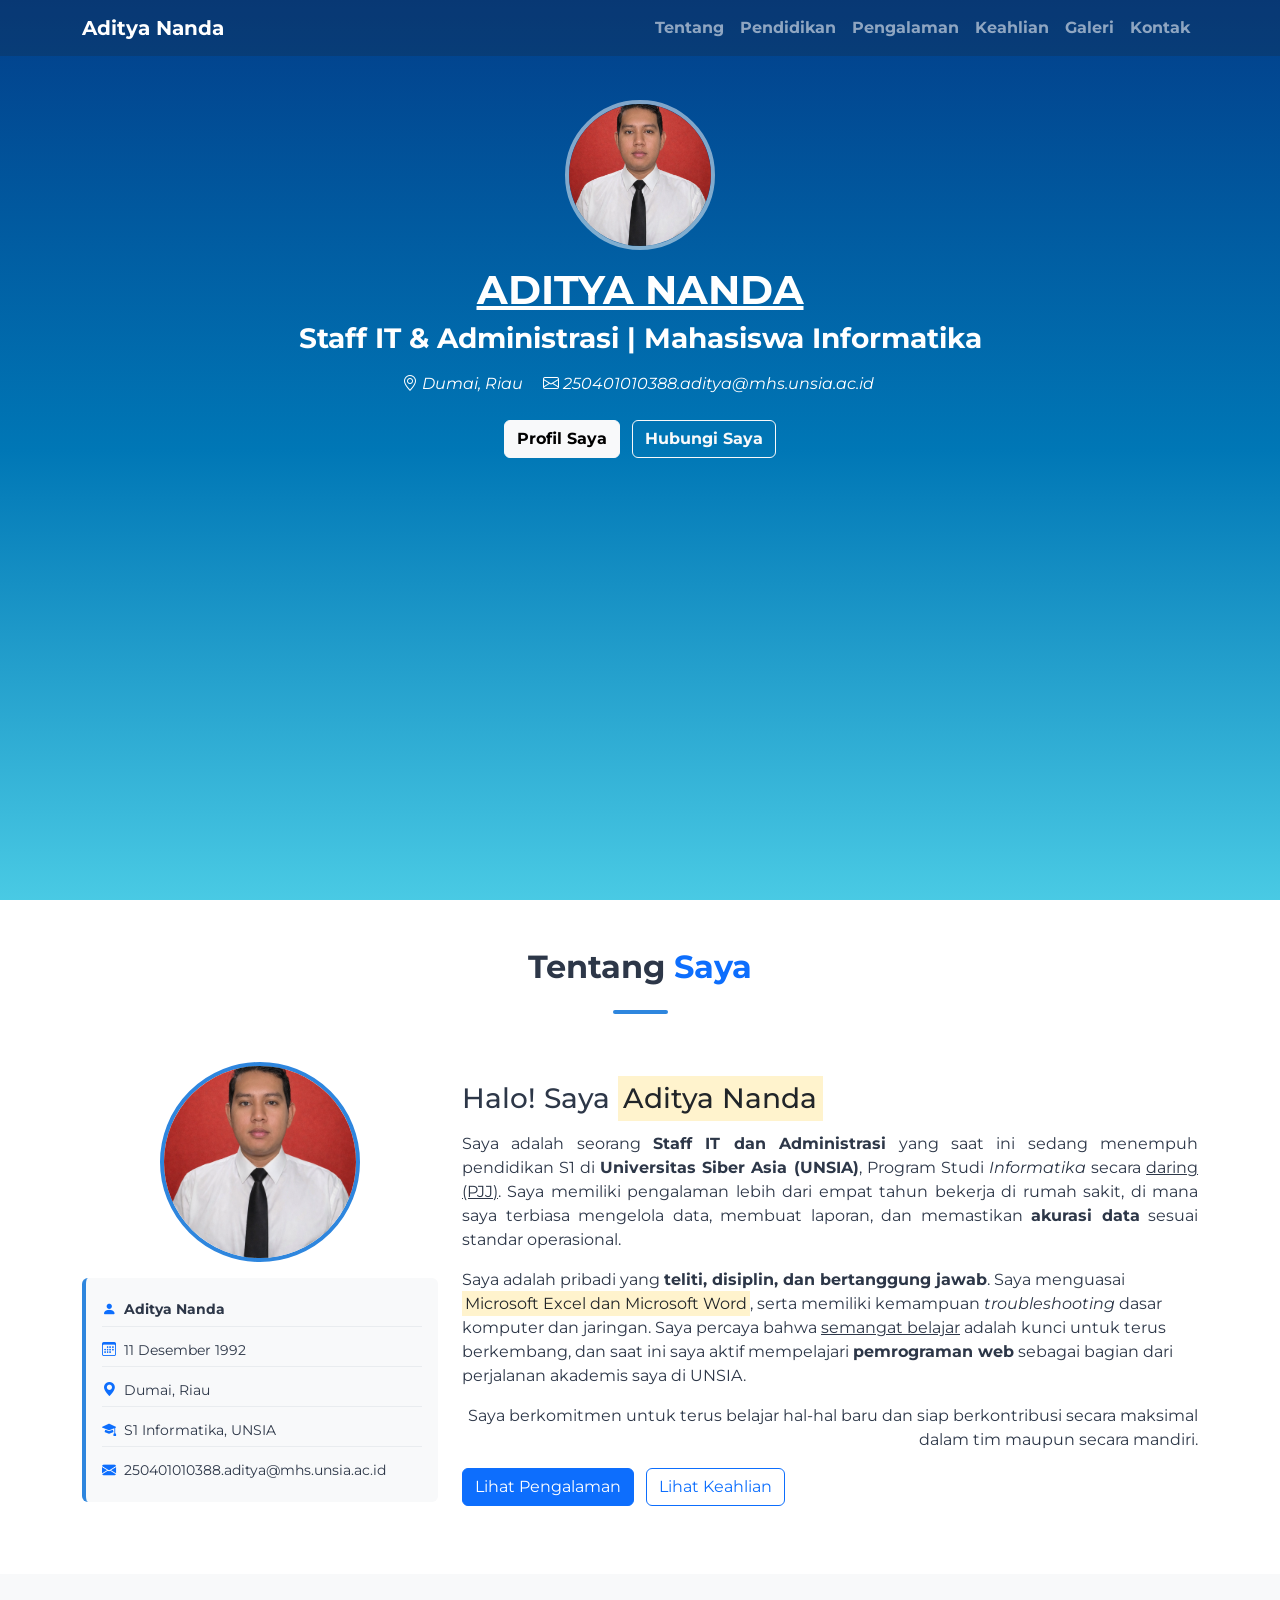
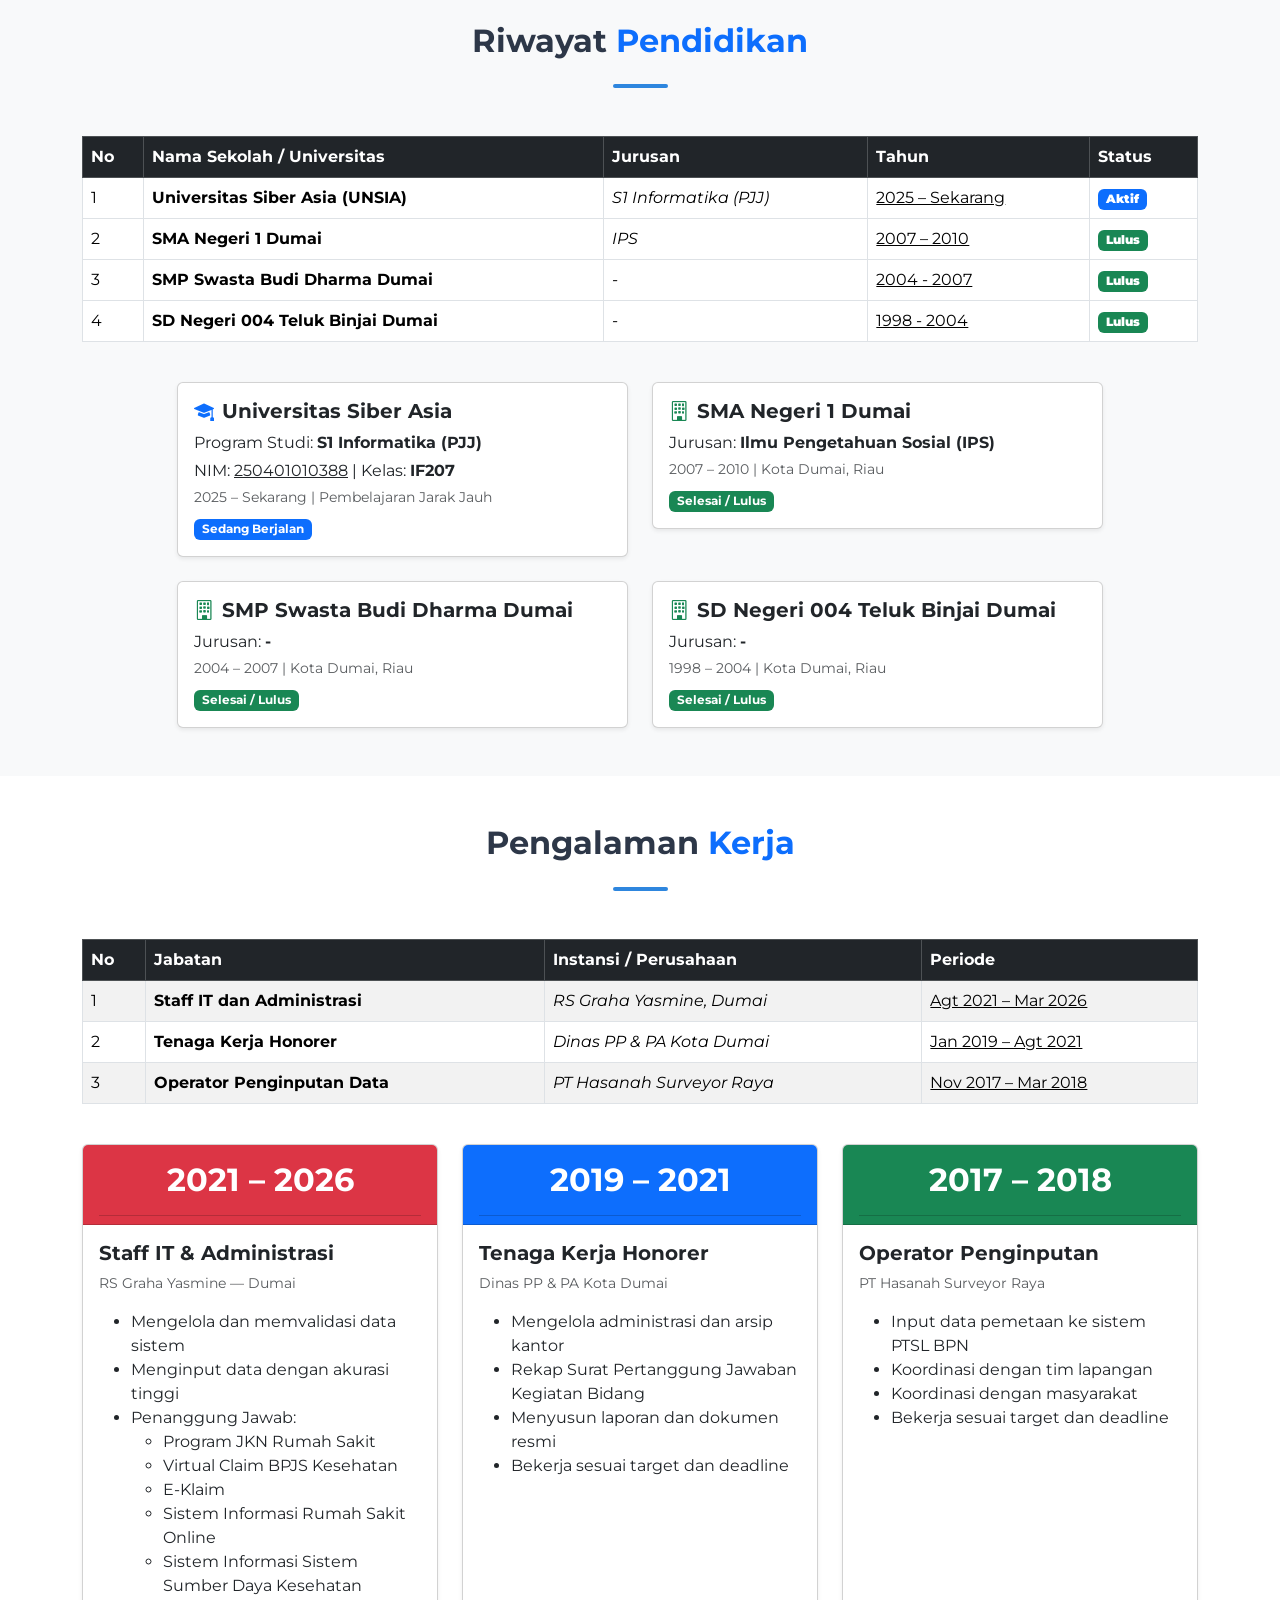
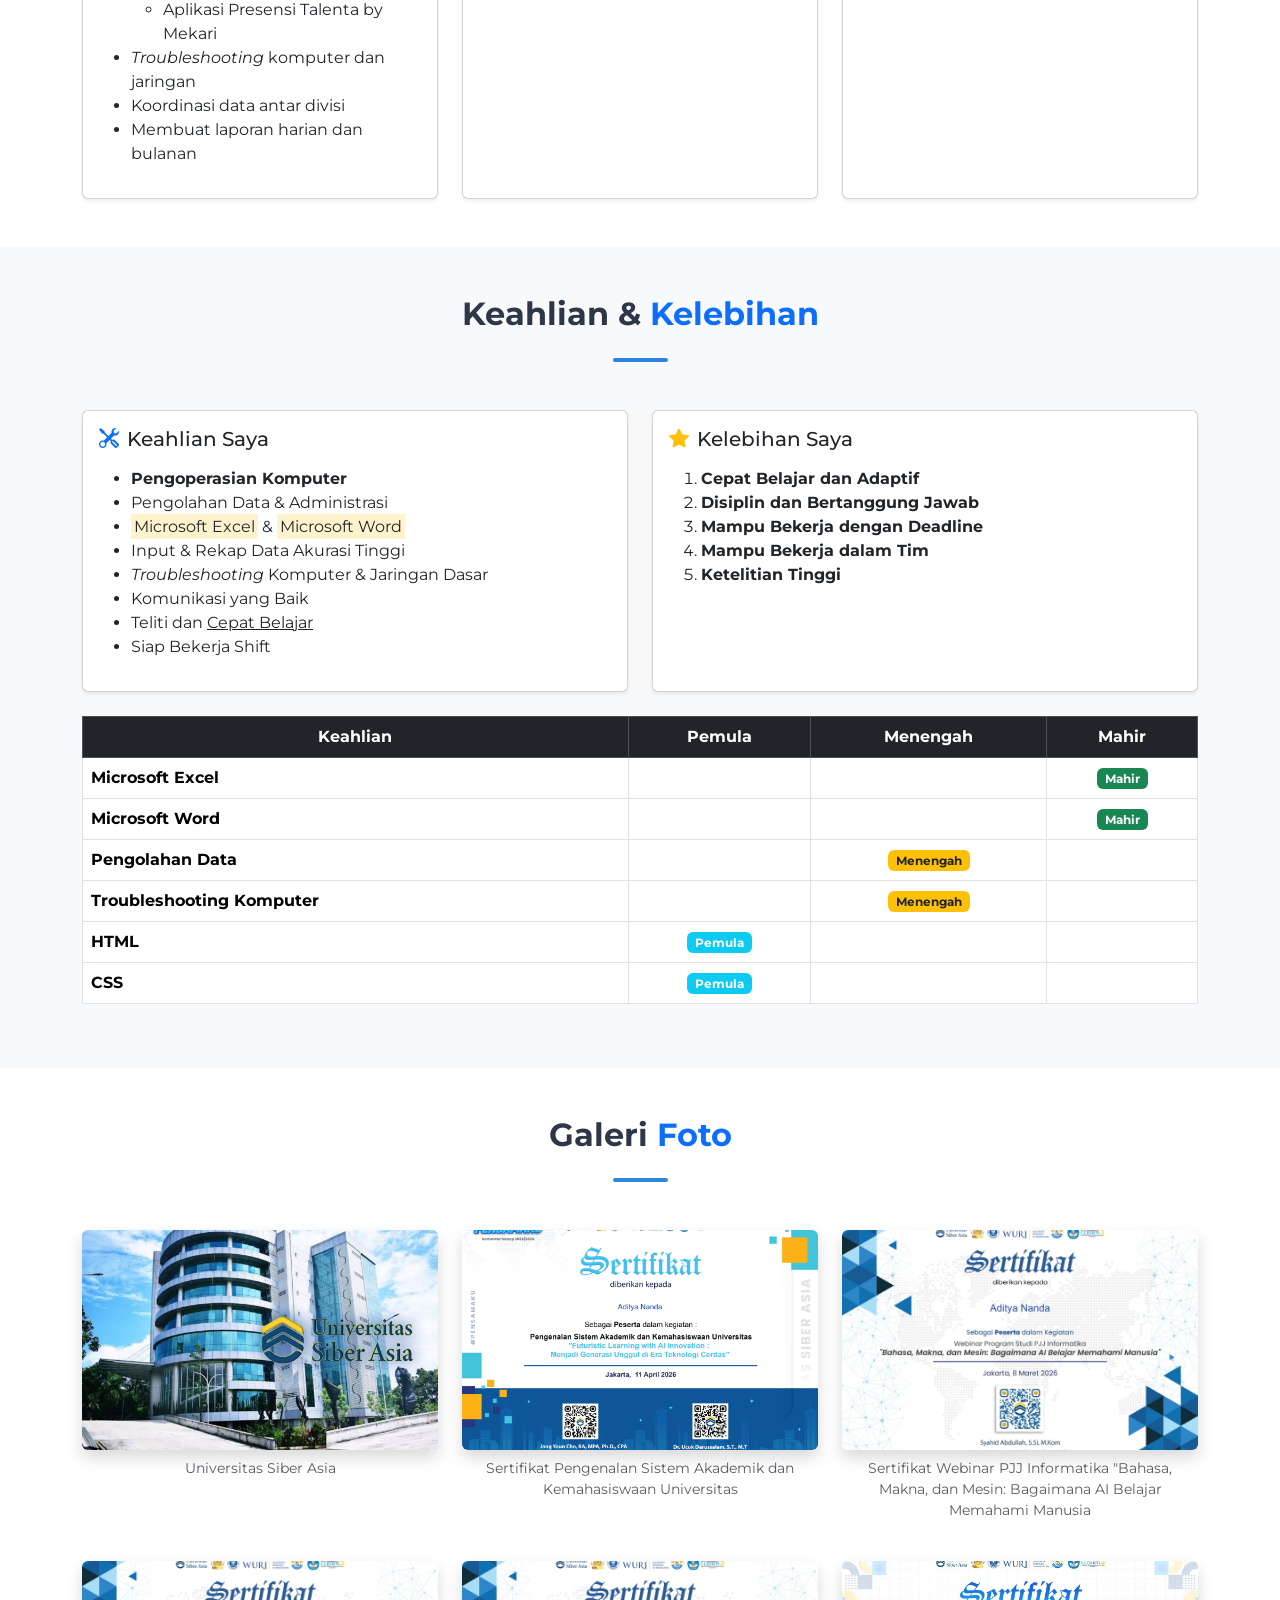
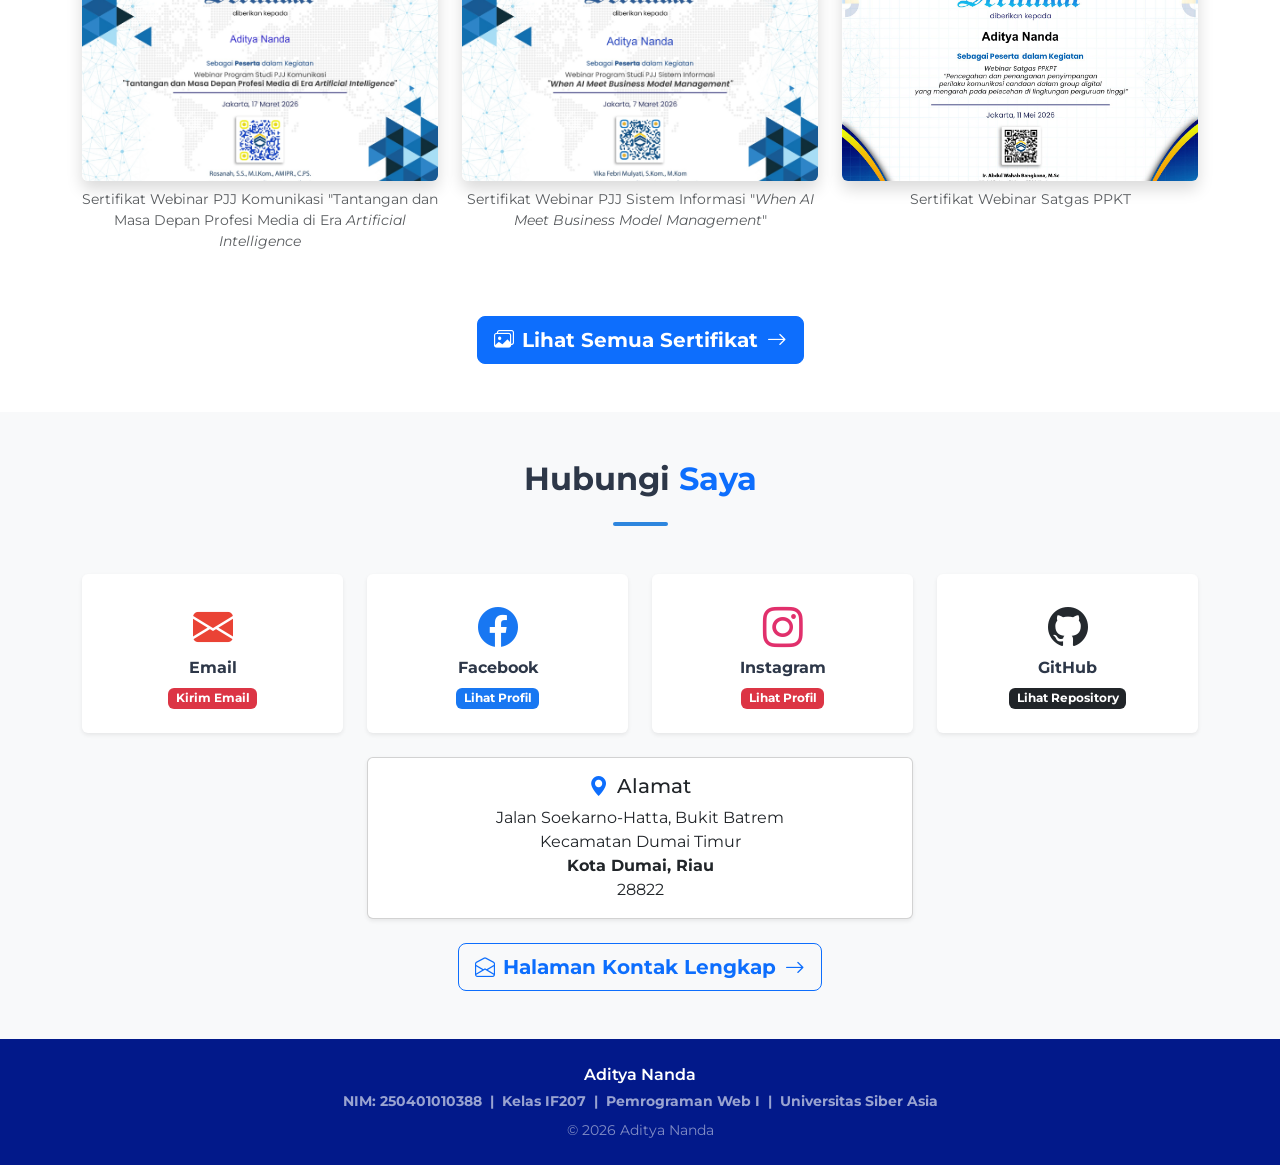
<file: index.html>
<!DOCTYPE html>
<html lang="id">
<head>
  <!-- =============================================
       UJIAN TENGAH SEMESTER (UTS)

       Mata Kuliah    : Pemrograman Web I
       Dosen Pengampu : Riad Sahara, S.SI, MT.

       Nama Mahasiswa : Aditya Nanda
       NIM            : 250401010388
       Kelas          : IF207

       Halamann       : Utama
  ============================================= -->
  <meta charset="UTF-8">
  <meta name="viewport" content="width=device-width, initial-scale=1.0">
  <title>CV - Aditya Nanda</title>
  <link rel="icon" type="image/png" href="assets/ico/Unsia Logo.png">

  <!-- Google Fonts: Montserrat -->
  <link href="https://fonts.googleapis.com/css2?family=Montserrat:wght@400;600;700&display=swap" rel="stylesheet">

  <!-- Bootstrap 5 -->
  <link href="https://cdn.jsdelivr.net/npm/bootstrap@5.3.0/dist/css/bootstrap.min.css" rel="stylesheet">

  <!-- Bootstrap Icons (Untuk Pengambilan Sumber Iconn)-->
  <link href="https://cdn.jsdelivr.net/npm/bootstrap-icons@1.11.0/font/bootstrap-icons.css" rel="stylesheet">

  <!-- Custom CSS -->
  <link rel="stylesheet" href="style.css">
</head>

<body>

  <!-- ========================
       NAVBAR
  ======================== -->
  <nav class="navbar navbar-expand-lg navbar-dark fixed-top" id="navbar">
    <div class="container">

      <a class="navbar-brand fw-bold" href="index.html" id="brandHome">Aditya Nanda</a>

      <!-- Tombol menu HP -->
      <button class="navbar-toggler" type="button"
              data-bs-toggle="collapse" data-bs-target="#menuNav">
        <span class="navbar-toggler-icon"></span>
      </button>

      <!-- Menu navigasi -->
      <div class="collapse navbar-collapse" id="menuNav">
        <ul class="navbar-nav ms-auto">
          <!-- Link internal — Syarat memiliki link internal menuju section di halaman ini -->
          <li class="nav-item"><a class="nav-link" href="#tentang"><b>Tentang</b></a></li>
          <li class="nav-item"><a class="nav-link" href="#pendidikan"><b>Pendidikan</b></a></li>
          <li class="nav-item"><a class="nav-link" href="#pengalaman"><b>Pengalaman</b></a></li>
          <li class="nav-item"><a class="nav-link" href="#keahlian"><b>Keahlian</b></a></li>
          <li class="nav-item"><a class="nav-link" href="#galeri"><b>Galeri</b></a></li>
          <li class="nav-item"><a class="nav-link" href="#kontak"><b>Kontak</b></a></li>
        </ul>
      </div>

    </div>
  </nav>
  <!-- END NAVBAR -->


  <!-- ========================
       HERO/BANNER ATAS
  ======================== -->
  <section id="hero" class="hero-section text-white text-center">
    <div class="container">

      <!-- Foto profil bulat — Syarat: ada foto diri -->
      <img src="assets/img/ADITYA_NANDA.png"
           alt="Foto Profil Aditya Nanda"
           class="foto-hero rounded-circle mb-3"
           onerror="this.src='https://ui-avatars.com/api/?name=Aditya+Nanda&size=150&background=2e86de&color=fff&bold=true'">

      <!-- H1 — Syarat: ada tag heading dan ditambahkan
            text formatting (bold, italic, underline)-->
      <h1 class="fw-bold"><u>ADITYA NANDA</u></h1>

      <!-- H3 — Syarat: ada tag heading -->
      <h3 class="fw-normal mb-3"><b>Staff IT &amp; Administrasi | Mahasiswa Informatika</b></h3>

      <p class="mb-4">
        <i class="bi bi-geo-alt me-1"> Dumai, Riau &nbsp;&nbsp;</i>
        <i class="bi bi-envelope me-1"> 250401010388.aditya@mhs.unsia.ac.id</i>
      </p>

      <a href="#tentang" class="btn btn-light me-2"><b>Profil Saya</b></a>
      <a href="#kontak" class="btn btn-outline-light"><b>Hubungi Saya</b></a>

    </div>
  </section>
  <!-- END HERO -->


  <!-- ========================
       BAGIAN TENTANG SAYA/PROFIL SAYA
  ======================== -->
  <section id="tentang" class="py-5">
    <div class="container">

      <h2 class="text-center mb-4"><b>Tentang <span class="text-primary">Saya</span></b></h2>
      <hr class="garis-judul mx-auto mb-5">

      <div class="row align-items-center">

        <!-- Kolom foto -->
        <div class="col-lg-4 text-center mb-4">

          <!-- Foto profil 200x200 — Syarat: ada foto diri -->
          <img src="assets/img/ADITYA_NANDA.png"
               alt="Aditya Nanda"
               class="foto-profil rounded-circle mb-3"
               onerror="this.src='https://ui-avatars.com/api/?name=Aditya+Nanda&size=200&background=1a2c42&color=fff&bold=true'">

          <!-- Info singkat -->
          <div class="info-box text-start p-3 rounded">
            <p class="mb-2"><i class="bi bi-person-fill text-primary me-2"></i><b>Aditya Nanda</b></p>
            <p class="mb-2"><i class="bi bi-calendar3 text-primary me-2"></i>11 Desember 1992</p>
            <p class="mb-2"><i class="bi bi-geo-alt-fill text-primary me-2"></i>Dumai, Riau</p>
            <p class="mb-2"><i class="bi bi-mortarboard-fill text-primary me-2"></i>S1 Informatika, UNSIA</p>
            <p class="mb-0"><i class="bi bi-envelope-fill text-primary me-2"></i>250401010388.aditya@mhs.unsia.ac.id</p>
          </div>

        </div>

        <!-- Kolom teks -->
        <div class="col-lg-8">

          <!-- H3 judul sapaan -->
          <h3 class="mb-3">Halo! Saya <mark>Aditya Nanda</mark></h3>

          <!-- Syarat: minimal 2 paragraf + text formatting -->

          <!-- Paragraf 1 — latar belakang -->
          <!-- Ketentuan Soal Ujian 2 Minimal 2 Paragraf
               tentang deskripsi diri, memiliki, text formatting 
               (bold, italic, mark, underlinne)-->
          <p class="text-justify">
            Saya adalah seorang <b>Staff IT dan Administrasi</b> yang saat ini
            sedang menempuh pendidikan S1 di <b>Universitas Siber Asia (UNSIA)</b>,
            Program Studi <i>Informatika</i> secara <u>daring (PJJ)</u>.
            Saya memiliki pengalaman lebih dari empat tahun bekerja di rumah sakit,
            di mana saya terbiasa mengelola data, membuat laporan, dan
            memastikan <b>akurasi data</b> sesuai standar operasional.
          </p>

          <!-- Paragraf 2 — karakter diri -->
          <p class="text-start">
            Saya adalah pribadi yang <b>teliti, disiplin, dan bertanggung jawab</b>.
            Saya menguasai <mark>Microsoft Excel dan Microsoft Word</mark>, serta memiliki
            kemampuan <i>troubleshooting</i> dasar komputer dan jaringan.
            Saya percaya bahwa <u>semangat belajar</u> adalah kunci untuk terus berkembang,
            dan saat ini saya aktif mempelajari <b>pemrograman web</b> sebagai bagian
            dari perjalanan akademis saya di UNSIA.
          </p>

          <!-- Paragraf 3 — motivasi -->
          <p class="text-end">
            Saya berkomitmen untuk terus belajar hal-hal baru dan siap berkontribusi
            secara maksimal dalam tim maupun secara mandiri.
          </p>

          <a href="#pengalaman" class="btn btn-primary me-2">Lihat Pengalaman</a>
          <a href="#keahlian" class="btn btn-outline-primary">Lihat Keahlian</a>

        </div>
      </div>

    </div>
  </section>
  <!-- END TENTANG SAYA/PROFIL SAYA -->


  <!-- ========================
       BAGIAN PENDIDIKAN
  ======================== -->
  <section id="pendidikan" class="py-5 bg-light">
    <div class="container">

      <h2 class="text-center mb-4"><b>Riwayat <span class="text-primary">Pendidikan</span></b></h2>
      <hr class="garis-judul mx-auto mb-5">

      <!-- Tabel 1 — Syarat: minimal 2 tabel ditambah
            text formatting (bold, italic, underline)-->
      <div class="table-responsive mb-4">
        <table class="table table-bordered table-hover">
          <thead class="table-dark">
            <tr>
              <th>No</th>
              <th>Nama Sekolah / Universitas</th>
              <th>Jurusan</th>
              <th>Tahun</th>
              <th>Status</th>
            </tr>
          </thead>
          <tbody>
            <tr>
              <td>1</td>
              <td><b>Universitas Siber Asia (UNSIA)</b></td>
              <td><i>S1 Informatika (PJJ)</i></td>
              <td><u>2025 – Sekarang</u></td>
              <td><span class="badge bg-primary"><b>Aktif</b></span></td>
            </tr>
            <tr>
              <td>2</td>
              <td><b>SMA Negeri 1 Dumai</b></td>
              <td><i>IPS</i></td>
              <td><u>2007 – 2010</u></td>
              <td><span class="badge bg-success"><b>Lulus</b></span></td>
            </tr>
            <tr>
              <td>3</td>
              <td><b>SMP Swasta Budi Dharma Dumai</b></td>
              <td><i>-</i></td>
              <td><u>2004 - 2007</u></td>
              <td><span class="badge bg-success"><b>Lulus</b></span></td>
            </tr>
            <tr>
              <td>4</td>
              <td><b>SD Negeri 004 Teluk Binjai Dumai</b></td>
              <td><i>-</i></td>
              <td><u>1998 - 2004</u></td>
              <td><span class="badge bg-success"><b>Lulus</b></span></td>
            </tr>
          </tbody>
        </table>
      </div>

      <!-- Tambahan Card Untuk Pendidikan -->
      <div class="row g-4 justify-content-center">
        <div class="col-md-5">
          <div class="card shadow-sm">
            <div class="card-body">
              <h3 class="card-title fs-5">
                <i class="bi bi-mortarboard-fill text-primary me-2"></i><b>Universitas Siber Asia</b></h3>
              <p class="mb-1">Program Studi: <b>S1 Informatika (PJJ)</b></p>
              <p class="mb-1">NIM: <u>250401010388</u> | Kelas: <b>IF207</b></p>
              <p class="text-muted small mb-2">2025 – Sekarang | Pembelajaran Jarak Jauh</p>
              <span class="badge bg-primary">Sedang Berjalan</span>
            </div>
          </div>
        </div>
        <div class="col-md-5">
          <div class="card shadow-sm">
            <div class="card-body">
              <h3 class="card-title fs-5">
                <i class="bi bi-building text-success me-2"></i><b>SMA Negeri 1 Dumai</b></h3>
              <p class="mb-1">Jurusan: <b>Ilmu Pengetahuan Sosial (IPS)</b></p>
              <p class="text-muted small mb-2">2007 – 2010 | Kota Dumai, Riau</p>
              <span class="badge bg-success">Selesai / Lulus</span>
            </div>
          </div>
        </div>
        <div class="col-md-5">
          <div class="card shadow-sm">
            <div class="card-body">
              <h3 class="card-title fs-5">
                <i class="bi bi-building text-success me-2"></i><b>SMP Swasta Budi Dharma Dumai</b></h3>
              <p class="mb-1">Jurusan: <b>-</b></p>
              <p class="text-muted small mb-2">2004 – 2007 | Kota Dumai, Riau</p>
              <span class="badge bg-success">Selesai / Lulus</span>
            </div>
          </div>
        </div>
        <div class="col-md-5">
          <div class="card shadow-sm">
            <div class="card-body">
              <h3 class="card-title fs-5">
                <i class="bi bi-building text-success me-2"></i><b>SD Negeri 004 Teluk Binjai Dumai</b></h3>
              <p class="mb-1">Jurusan: <b>-</b></p>
              <p class="text-muted small mb-2">1998 – 2004 | Kota Dumai, Riau</p>
              <span class="badge bg-success">Selesai / Lulus</span>
            </div>
          </div>
        </div>
      </div>

    </div>
  </section>
  <!-- END PENDIDIKAN -->


  <!-- ========================
       PENGALAMAN KERJA
  ======================== -->
  <section id="pengalaman" class="py-5">
    <div class="container">

      <h2 class="text-center mb-4"><b>Pengalaman <span class="text-primary">Kerja</span></b></h2>
      <hr class="garis-judul mx-auto mb-5">

      <!-- Tabel 2 — Syarat: minimal 2 tabel ditambah
            text formatting (bold, italic, underline)-->
      <div class="table-responsive mb-4">
        <table class="table table-striped table-bordered table-hover">
          <thead class="table-dark">
            <tr>
              <th>No</th>
              <th>Jabatan</th>
              <th>Instansi / Perusahaan</th>
              <th>Periode</th>
            </tr>
          </thead>
          <tbody>
            <tr>
              <td>1</td>
              <td><b>Staff IT dan Administrasi</b></td>
              <td><i>RS Graha Yasmine, Dumai</i></td>
              <td><u>Agt 2021 – Mar 2026</u></td>
            </tr>
            <tr>
              <td>2</td>
              <td><b>Tenaga Kerja Honorer</b></td>
              <td><i>Dinas PP &amp; PA Kota Dumai</i></td>
              <td><u>Jan 2019 – Agt 2021</u></td>
            </tr>
            <tr>
              <td>3</td>
              <td><b>Operator Penginputan Data</b></td>
              <td><i>PT Hasanah Surveyor Raya</i></td>
              <td><u>Nov 2017 – Mar 2018</u></td>
            </tr>
          </tbody>
        </table>
      </div>

      <!-- Tambahan Card Untuk Pengalaman -->
      <div class="row g-4">

        <div class="col-md-4">
          <div class="card shadow-sm h-100">
            <div class="card-header bg-danger text-white">
              <div class="card-header bg-danger text-center">
                <h2><b>2021 – 2026</b></h2>
              </div>
            </div>
            <div class="card-body">
              <h2 class="card-title fs-5"><b>Staff IT &amp; Administrasi</b></h2>
              <p class="text-muted small">RS Graha Yasmine — Dumai</p>
              <!-- List 1 — Syarat: minimal 2 list daftar tugas pekerjaan -->
              <ul>
                <li>Mengelola dan memvalidasi data sistem</li>
                <li>Menginput data dengan akurasi tinggi</li>
                <li>Penanggung Jawab:</li>
                  <ul>
                    <li>Program JKN Rumah Sakit</li>
                    <li>Virtual Claim BPJS Kesehatan</li>
                    <li>E-Klaim</li>
                    <li>Sistem Informasi Rumah Sakit Online</li>
                    <li>Sistem Informasi Sistem Sumber Daya Kesehatan</li>
                    <li>Aplikasi Presensi Talenta by Mekari</li>
                  </ul>
                <li><i>Troubleshooting</i> komputer dan jaringan</li>
                <li>Koordinasi data antar divisi</li>
                <li>Membuat laporan harian dan bulanan</li>
              </ul>
            </div>
          </div>
        </div>

        <div class="col-md-4">
          <div class="card shadow-sm h-100">
            <div class="card-header bg-primary text-white">
              <div class="card-header bg-primary text-center">
                <h2><b>2019 – 2021</b></h2>
              </div>
            </div>
            <div class="card-body">
              <h2 class="card-title fs-5"><b>Tenaga Kerja Honorer</b></h2>
              <p class="text-muted small">Dinas PP &amp; PA Kota Dumai</p>
              <ul>
                <li>Mengelola administrasi dan arsip kantor</li>
                <li>Rekap Surat Pertanggung Jawaban Kegiatan Bidang</li>
                <li>Menyusun laporan dan dokumen resmi</li>
                <li>Bekerja sesuai target dan deadline</li>
              </ul>
            </div>
          </div>
        </div>

        <div class="col-md-4">
          <div class="card shadow-sm h-100">
            <div class="card-header bg-success text-white">
              <div class="card-header bg-success text-center">
                <h2><b>2017 – 2018</b></h2>
              </div>
            </div>
            <div class="card-body">
              <h2 class="card-title fs-5"><b>Operator Penginputan</b></h2>
              <p class="text-muted small">PT Hasanah Surveyor Raya</p>
              <ul>
                <li>Input data pemetaan ke sistem PTSL BPN</li>
                <li>Koordinasi dengan tim lapangan</li>
                <li>Koordinasi dengan masyarakat</li>
                <li>Bekerja sesuai target dan deadline</li>
              </ul>
            </div>
          </div>
        </div>

      </div>

    </div>
  </section>
  <!-- END PENGALAMAN -->

  <!-- ========================
       KEAHLIAN & KELEBIHAN
  ======================== -->
  <section id="keahlian" class="py-5 bg-light">
    <div class="container">

      <h2 class="text-center mb-4"><b>Keahlian &amp; <span class="text-primary">Kelebihan</span></b></h2>
      <hr class="garis-judul mx-auto mb-5">

      <div class="row g-4 mb-4">

        <!-- List Keahlian — Syarat: minimal 2 list (list ke-1) daftar keahlian  -->
        <div class="col-md-6">
          <div class="card shadow-sm h-100 p-3">
            <h3 class="fs-5 mb-3"><i class="bi bi-tools text-primary me-2"></i>Keahlian Saya</h3>
            <ul>
              <li><b>Pengoperasian Komputer</b></li>
              <li>Pengolahan Data &amp; Administrasi</li>
              <li><mark>Microsoft Excel</mark> &amp; <mark>Microsoft Word</mark></li>
              <li>Input &amp; Rekap Data Akurasi Tinggi</li>
              <li><i>Troubleshooting</i> Komputer &amp; Jaringan Dasar</li>
              <li>Komunikasi yang Baik</li>
              <li>Teliti dan <u>Cepat Belajar</u></li>
              <li>Siap Bekerja Shift</li>
            </ul>
          </div>
        </div>

        <!-- List Kelebihan — Syarat: minimal 2 list (list ke-2)  kelebihan diri saya  -->
        <div class="col-md-6">
          <div class="card shadow-sm h-100 p-3">
            <h3 class="fs-5 mb-3"><i class="bi bi-star-fill text-warning me-2"></i>Kelebihan Saya</h3>
            <ol>
              <li><b>Cepat Belajar dan Adaptif</b></li>
              <li><b>Disiplin dan Bertanggung Jawab</b></li>
              <li><b>Mampu Bekerja dengan Deadline</b></li>
              <li><b>Mampu Bekerja dalam Tim</b></li>
              <li><b>Ketelitian Tinggi</b></li>
            </ol>
          </div>
        </div>

      </div>

      <!-- Tabel 3 — Tingkat Kemampuan -->
      <div class="table-responsive">
        <table class="table table-bordered text-center">
          <thead class="table-dark">
            <tr>
              <th>Keahlian</th>
              <th>Pemula</th>
              <th>Menengah</th>
              <th>Mahir</th>
            </tr>
          </thead>
          <tbody>
            <tr>
              <td class="text-start"><b>Microsoft Excel</b></td>
              <td></td>
              <td></td>
              <td><span class="badge bg-success">Mahir</span></td>
            </tr>
            <tr>
              <td class="text-start"><b>Microsoft Word</b></td>
              <td></td>
              <td></td>
              <td><span class="badge bg-success">Mahir</span></td>
            </tr>
            <tr>
              <td class="text-start"><b>Pengolahan Data</b></td>
              <td></td>
              <td><span class="badge bg-warning text-dark">Menengah</span></td>
              <td></td>
            </tr>
            <tr>
              <td class="text-start"><b>Troubleshooting Komputer</b></td>
              <td></td>
              <td><span class="badge bg-warning text-dark">Menengah</span></td>
              <td></td>
            </tr>
            <tr>
              <td class="text-start"><b>HTML</b></td>
              <td><span class="badge bg-info">Pemula</span></td>
              <td></td>
              <td></td>
            </tr>
            <tr>
              <td class="text-start"><b>CSS</b></td>
              <td><span class="badge bg-info">Pemula</span></td>
              <td></td>
              <td></td>
            </tr>
          </tbody>
        </table>
      </div>
    </div>
  </section>
  <!-- END KEAHLIAN -->


  <!-- ========================
      GALERI
  ======================== -->
  <section id="galeri" class="py-5">
    <div class="container">

      <h2 class="text-center mb-4"><b>Galeri <span class="text-primary">Foto</span></b></h2>
      <hr class="garis-judul mx-auto mb-5">

      <div class="row g-4">
        <!-- Foto Universitas Siber Asia-->
        <div class="col-md-4">
          <div class="gambar-galeri">
            <img src="assets/img/Universitas Siber Asia.jpg"
                class="img-fluid rounded shadow"
                alt="Universitas Siber Asia">
            <p class="text-center mt-2 text-muted small">Universitas Siber Asia</p>
          </div>
        </div>
        <!-- Sertifikat -->
        <div class="col-md-4">
          <div class="gambar-galeri">
            <img src="assets/img/Sertifikat - Pensamaku UNSIA.png"
                class="img-fluid rounded shadow"
                alt="Sertifikat Pengenalan Sistem Akademik Universitas Siber Asia">
            <p class="text-center mt-2 text-muted small">Sertifikat Pengenalan Sistem Akademik dan Kemahasiswaan Universitas</p>
          </div>
        </div>
        <div class="col-md-4">
          <div class="gambar-galeri">
            <img src="assets/img/Sertifikat - UNSIA - PJJ Informatika - Bahasa, Makna, dan Mesin Bagaimana AI Belajar Memahami Manusia.png"
                class="img-fluid rounded shadow"
                alt="Sertifikat Webinar AI Bahasa">
            <p class="text-center mt-2 text-muted small">Sertifikat Webinar PJJ Informatika "Bahasa, Makna, dan Mesin: Bagaimana AI Belajar Memahami Manusia</p>
          </div>
        </div>
        <div class="col-md-4">
          <div class="gambar-galeri">
            <img src="assets/img/Sertifikat - UNSIA - PJJ Komunikasi - Tantangan dan Masa Depan Profesi Media di Era Artificial Intelligence.png"
                class="img-fluid rounded shadow"
                alt="Sertifikat Webinar AI Media">
            <p class="text-center mt-2 text-muted small">Sertifikat Webinar PJJ Komunikasi "Tantangan dan Masa Depan Profesi Media di Era <i>Artificial Intelligence</i></p>
          </div>
        </div>
        <div class="col-md-4">
          <div class="gambar-galeri">
            <img src="assets/img/Sertifikat - UNSIA - PJJ Sistem Informasi - When AI Meet Business Model Management.png"
                class="img-fluid rounded shadow"
                alt="Sertifikat Webinar AI Bisnis">
            <p class="text-center mt-2 text-muted small">Sertifikat Webinar PJJ Sistem Informasi "<i>When AI Meet Business Model Management</i>"</p>
          </div>
        </div>
        <div class="col-md-4">
          <div class="gambar-galeri">
            <img src="assets/img/Sertifikat - Webinar Satgas PPKPT.png"
                class="img-fluid rounded shadow"
                alt="Sertifikat Webinar PPKPT">
            <p class="text-center mt-2 text-muted small">Sertifikat Webinar Satgas PPKT</p>
          </div>
        </div>

      </div>

      <!-- Tombol menuju halaman galeri.html (link internal antar halaman) -->
      <div class="text-center mt-5">
        <a href="pages/galeri.html" class="btn btn-primary btn-lg">
          <i class="bi bi-images me-2"></i><b>Lihat Semua Sertifikat</b>
          <i class="bi bi-arrow-right ms-1"></i>
        </a>
      </div>

    </div>
  </section>
  <!-- END GALERI -->


  <!-- ========================
       KONTAK
  ======================== -->
  <section id="kontak" class="py-5 bg-light">
    <div class="container">

      <h2 class="text-center mb-4"><b>Hubungi <span class="text-primary">Saya</span></b></h2>
      <hr class="garis-judul mx-auto mb-5">

      <!-- Link Eksternal — Syarat memiliki link eksternal -->
      <div class="row g-4 justify-content-center">

        <!-- Link Eksternal menuju Email -->
        <div class="col-md-3 col-sm-6 text-center">
          <a href="https://mail.google.com/mail/?view=cm&to=250401010388.aditya@mhs.unsia.ac.id" target="_blank" class="kartu-kontak d-block p-4 rounded shadow-sm">
            <i class="bi bi-envelope-fill fs-1 mb-2" style="color:#EA4335;"></i>
            <h3 class="fs-6 fw-bold">Email</h3>
            <span class="badge bg-danger">Kirim Email</span>
          </a>
        </div>

        <!-- Link Eksternal menuju Facebook -->
        <div class="col-md-3 col-sm-6 text-center">
          <a href="https://www.facebook.com/aditya.nanda11" target="_blank" class="kartu-kontak d-block p-4 rounded shadow-sm">
            <i class="bi bi-facebook fs-1 mb-2" style="color:#1877F2;"></i>
            <h3 class="fs-6 fw-bold">Facebook</h3>
            <span class="badge" style="background:#1877F2;">Lihat Profil</span>
          </a>
        </div>

        <!-- Link Eksternal menuju Instagram -->
        <div class="col-md-3 col-sm-6 text-center">
          <a href="https://www.instagram.com/adiiityananda/" target="_blank" class="kartu-kontak d-block p-4 rounded shadow-sm">
            <i class="bi bi-instagram fs-1 mb-2" style="color:#E1306C;"></i>
            <h3 class="fs-6 fw-bold">Instagram</h3>
            <span class="badge bg-danger">Lihat Profil</span>
          </a>
        </div>

        <!-- Link Eksternal menuju GitHub -->
        <div class="col-md-3 col-sm-6 text-center">
          <a href="https://github.com/seinsation" target="_blank" class="kartu-kontak d-block p-4 rounded shadow-sm">
            <i class="bi bi-github fs-1 mb-2" style="color:#24292e;"></i>
            <h3 class="fs-6 fw-bold">GitHub</h3>
            <span class="badge bg-dark">Lihat Repository</span>
          </a>
        </div>

      </div>

      <!-- Alamat -->
      <div class="row justify-content-center mt-4">
        <div class="col-md-6 text-center">
          <div class="card shadow-sm p-3">
            <h3 class="fs-5 mb-2"><i class="bi bi-geo-alt-fill text-primary me-2"></i>Alamat</h3>
            <address class="mb-0">
              Jalan Soekarno-Hatta, Bukit Batrem<br>
              Kecamatan Dumai Timur<br>
              <b>Kota Dumai, Riau</b><br>
              28822
            </address>
          </div>
        </div>
      </div>

      </div>

      <!-- Tombol menuju halaman kontak.html (link internal antar halaman) -->
      <div class="text-center mt-4">
        <a href="pages/kontak.html" class="btn btn-outline-primary btn-lg">
          <i class="bi bi-envelope-open me-2"></i><b>Halaman Kontak Lengkap</b>
          <i class="bi bi-arrow-right ms-1"></i>
        </a>
      </div>

    </div>
  </section>
  <!-- END KONTAK -->


  <!-- ========================
       FOOTER
  ======================== -->
  <footer class="footer-bawah text-white py-4">
    <div class="container text-center">
      <p class="mb-1 fw-semibold">Aditya Nanda</p>
      <p class="mb-2 small" style="color:rgba(255,255,255,0.6);">
        <b>NIM: 250401010388 &nbsp;|&nbsp; Kelas IF207 &nbsp;|&nbsp;
        Pemrograman Web I &nbsp;|&nbsp; Universitas Siber Asia</b>
      </p>
      <p class="mb-0 small" style="color:rgba(255,255,255,0.5);">
        &copy; 2026 Aditya Nanda
      </p>
    </div>
  </footer>
  <!-- END FOOTER -->

  <!-- Tombol kembali ke atas -->
  <button id="backToTop" title="Kembali ke atas">
    <i class="bi bi-arrow-up"></i>
  </button>

  <!-- Bootstrap JS -->
  <script src="https://cdn.jsdelivr.net/npm/bootstrap@5.3.0/dist/js/bootstrap.bundle.min.js"></script>

  <!-- JavaScript buatan sendiri -->
  <script src="script.js"></script>

</body>
</html>
</file>
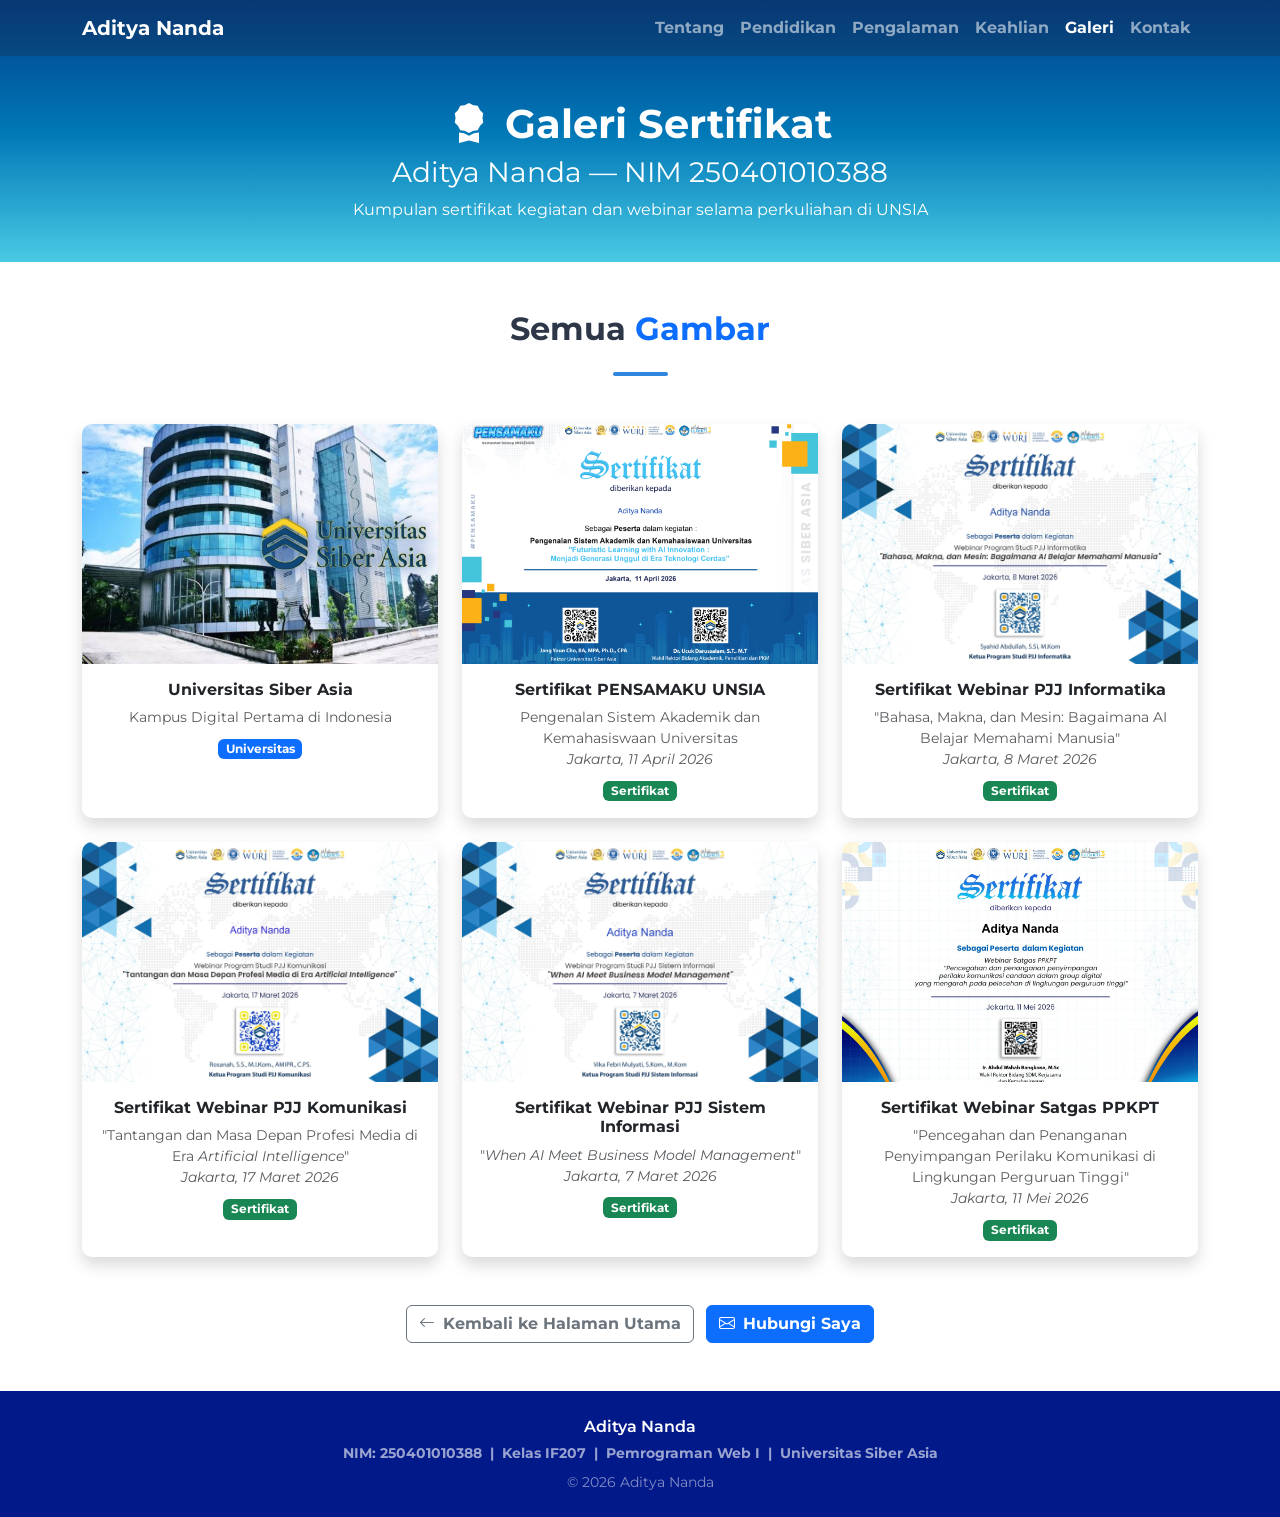
<file: pages/galeri.html>
<!DOCTYPE html>
<html lang="id">
<head>
  <!-- =============================================
       UJIAN TENGAH SEMESTER (UTS)

       Mata Kuliah    : Pemrograman Web I
       Dosen Pengampu : Riad Sahara, S.SI, MT.

       Nama Mahasiswa : Aditya Nanda
       NIM            : 250401010388
       Kelas          : IF207

       Halaman        : Galeri
  ============================================= -->
  <meta charset="UTF-8">
  <meta name="viewport" content="width=device-width, initial-scale=1.0">
  <title>Galeri - Aditya Nanda</title>
  <link rel="icon" type="image/png" href="../assets/ico/Unsia Logo.png">

  <!-- Google Fonts: Montserrat -->
  <link href="https://fonts.googleapis.com/css2?family=Montserrat:wght@400;600;700&display=swap" rel="stylesheet">

  <!-- Bootstrap 5 -->
  <link href="https://cdn.jsdelivr.net/npm/bootstrap@5.3.0/dist/css/bootstrap.min.css" rel="stylesheet">

  <!-- Bootstrap Icons (Untuk Pengambilan Sumber Icon) -->
  <link href="https://cdn.jsdelivr.net/npm/bootstrap-icons@1.11.0/font/bootstrap-icons.css" rel="stylesheet">

  <!-- CSS yang sama dengan halaman utama (naik satu folder) -->
  <link rel="stylesheet" href="../style.css">
</head>

<body>

  <!-- ========================
       NAVBAR
  ======================== -->
  <nav class="navbar navbar-expand-lg navbar-dark fixed-top" id="navbar">
    <div class="container">

      <!-- Tombol home yang akan balik ke halaman awal -->
      <a class="navbar-brand fw-bold" href="../index.html">Aditya Nanda</a>

      <!-- Tombol menu apabila mode HP -->
      <button class="navbar-toggler" type="button"
              data-bs-toggle="collapse" data-bs-target="#menuNav">
        <span class="navbar-toggler-icon"></span>
      </button>

      <!-- Menu navigasi — href menuju index.html#section -->
      <div class="collapse navbar-collapse" id="menuNav">
        <ul class="navbar-nav ms-auto">
          <!-- Link internal antar halaman — menuju section di index.html -->
          <li class="nav-item"><a class="nav-link" href="../index.html#tentang"><b>Tentang</b></a></li>
          <li class="nav-item"><a class="nav-link" href="../index.html#pendidikan"><b>Pendidikan</b></a></li>
          <li class="nav-item"><a class="nav-link" href="../index.html#pengalaman"><b>Pengalaman</b></a></li>
          <li class="nav-item"><a class="nav-link" href="../index.html#keahlian"><b>Keahlian</b></a></li>
          <!-- Link aktif — halaman ini sendiri -->
          <li class="nav-item"><a class="nav-link active" href="galeri.html"><b>Galeri</b></a></li>
          <li class="nav-item"><a class="nav-link" href="kontak.html"><b>Kontak</b></a></li>
        </ul>
      </div>

    </div>
  </nav>
  <!-- END NAVBAR -->


  <!-- ========================
       HEADER HALAMAN GALERI
  ======================== -->
  <!-- bagian header halaman galeri -->
  <div class="galeri-header text-white text-center">
    <div class="container">
      <h1 class="fw-bold"><i class="bi bi-award-fill me-3"></i>Galeri Sertifikat</h1>
      <h3 class="fw-normal">Aditya Nanda — NIM 250401010388</h3>
      <p class="mb-0">Kumpulan sertifikat kegiatan dan webinar selama perkuliahan di UNSIA</p>
    </div>
  </div>
  <!-- END HEADER -->


  <!-- ========================
       KONTEN GALERI LENGKAP
  ======================== -->
  <section class="py-5">
    <div class="container">

      <h2 class="text-center mb-4"><b>Semua <span class="text-primary">Gambar</span></b></h2>
      <hr class="garis-judul mx-auto mb-5">

      <!-- grid galeri gambar dan sertifikat -->
      <div class="row g-4">
        <!-- Gambar Universitas Siber Asia-->
        <div class="col-md-6 col-lg-4">
          <div class="card shadow sertifikat-card h-100">
            <div class="gambar-galeri-besar">
              <img src="../assets/img/Universitas Siber Asia.jpg"
                   class="card-img-top"
                   alt="Universitas Siber Asia">
            </div>
            <div class="card-body text-center">
              <h3 class="fs-6 fw-bold">Universitas Siber Asia</h3>
              <p class="text-muted small mb-2">Kampus Digital Pertama di Indonesia</p>
              <span class="badge bg-primary">Universitas</span>
            </div>
          </div>
        </div>

        <!-- Sertifikat 1 -->
        <div class="col-md-6 col-lg-4">
          <div class="card shadow sertifikat-card h-100">
            <div class="gambar-galeri-besar">
              <img src="../assets/img/Sertifikat - Pensamaku UNSIA.png"
                   class="card-img-top"
                   alt="Sertifikat PENSAMAKU UNSIA">
            </div>
            <div class="card-body text-center">
              <h3 class="fs-6 fw-bold">Sertifikat PENSAMAKU UNSIA</h3>
              <p class="text-muted small mb-2">
                Pengenalan Sistem Akademik dan Kemahasiswaan Universitas<br>
                <i>Jakarta, 11 April 2026</i>
              </p>
              <span class="badge bg-success">Sertifikat</span>
            </div>
          </div>
        </div>
        
        <!-- Sertifikat 2 -->
        <div class="col-md-6 col-lg-4">
          <div class="card shadow sertifikat-card h-100">
            <div class="gambar-galeri-besar">
              <img src="../assets/img/Sertifikat - UNSIA - PJJ Informatika - Bahasa, Makna, dan Mesin Bagaimana AI Belajar Memahami Manusia.png"
                   class="card-img-top"
                   alt="Sertifikat Webinar Bahasa Makna dan Mesin">
            </div>
            <div class="card-body text-center">
              <h3 class="fs-6 fw-bold">Sertifikat Webinar PJJ Informatika</h3>
              <p class="text-muted small mb-2">
                "Bahasa, Makna, dan Mesin: Bagaimana AI Belajar Memahami Manusia"<br>
                <i>Jakarta, 8 Maret 2026</i>
              </p>
              <span class="badge bg-success">Sertifikat</span>
            </div>
          </div>
        </div>

        <!-- Sertifikat 3 -->
        <div class="col-md-6 col-lg-4">
          <div class="card shadow sertifikat-card h-100">
            <div class="gambar-galeri-besar">
              <img src="../assets/img/Sertifikat - UNSIA - PJJ Komunikasi - Tantangan dan Masa Depan Profesi Media di Era Artificial Intelligence.png"
                   class="card-img-top"
                   alt="Sertifikat Webinar Media AI">
            </div>
            <div class="card-body text-center">
              <h3 class="fs-6 fw-bold">Sertifikat Webinar PJJ Komunikasi</h3>
              <p class="text-muted small mb-2">
                "Tantangan dan Masa Depan Profesi Media di Era <i>Artificial Intelligence</i>"<br>
                <i>Jakarta, 17 Maret 2026</i>
              </p>
              <span class="badge bg-success">Sertifikat</span>
            </div>
          </div>
        </div>

        <!-- Sertifikat 4 -->
        <div class="col-md-6 col-lg-4">
          <div class="card shadow sertifikat-card h-100">
            <div class="gambar-galeri-besar">
              <img src="../assets/img/Sertifikat - UNSIA - PJJ Sistem Informasi - When AI Meet Business Model Management.png"
                   class="card-img-top"
                   alt="Sertifikat Webinar When AI Meet Business">
            </div>
            <div class="card-body text-center">
              <h3 class="fs-6 fw-bold">Sertifikat Webinar PJJ Sistem Informasi</h3>
              <p class="text-muted small mb-2">
                "<i>When AI Meet Business Model Management</i>"<br>
                <i>Jakarta, 7 Maret 2026</i>
              </p>
              <span class="badge bg-success">Sertifikat</span>
            </div>
          </div>
        </div>

        <!-- Sertifikat 5 -->
        <div class="col-md-6 col-lg-4">
          <div class="card shadow sertifikat-card h-100">
            <div class="gambar-galeri-besar">
              <img src="../assets/img/Sertifikat - Webinar Satgas PPKPT.png"
                   class="card-img-top"
                   alt="Sertifikat Webinar Satgas PPKPT">
            </div>
            <div class="card-body text-center">
              <h3 class="fs-6 fw-bold">Sertifikat Webinar Satgas PPKPT</h3>
              <p class="text-muted small mb-2">
                "Pencegahan dan Penanganan Penyimpangan Perilaku Komunikasi di Lingkungan Perguruan Tinggi"<br>
                <i>Jakarta, 11 Mei 2026</i>
              </p>
              <span class="badge bg-success">Sertifikat</span>
            </div>
          </div>
        </div>
      </div>

      <!-- Tombol kembali ke halaman utama -->
      <div class="text-center mt-5">
        <a href="../index.html" class="btn btn-outline-secondary me-2">
          <i class="bi bi-arrow-left me-2"></i><b>Kembali ke Halaman Utama</b>
        </a>
        <a href="kontak.html" class="btn btn-primary">
          <i class="bi bi-envelope me-2"></i><b>Hubungi Saya</b>
        </a>
      </div>

    </div>
  </section>
  <!-- END KONTEN GALERI -->


  <!-- ========================
       FOOTER
       (Sama dengan index.html)
  ======================== -->
  <footer class="footer-bawah text-white py-4">
    <div class="container text-center">
      <p class="mb-1 fw-semibold">Aditya Nanda</p>
      <p class="mb-2 small" style="color:rgba(255,255,255,0.6);">
        <b>NIM: 250401010388 &nbsp;|&nbsp; Kelas IF207 &nbsp;|&nbsp;
        Pemrograman Web I &nbsp;|&nbsp; Universitas Siber Asia</b>
      </p>
      <p class="mb-0 small" style="color:rgba(255,255,255,0.5);">
        &copy; 2026 Aditya Nanda
      </p>
    </div>
  </footer>
  <!-- END FOOTER -->

  <!-- Tombol kembali ke atas -->
  <button id="backToTop" title="Kembali ke atas">
    <i class="bi bi-arrow-up"></i>
  </button>

  <!-- Bootstrap JS -->
  <script src="https://cdn.jsdelivr.net/npm/bootstrap@5.3.0/dist/js/bootstrap.bundle.min.js"></script>

  <!-- JavaScript yang sama dengan halaman utama -->
  <script src="../script.js"></script>

</body>
</html>
</file>
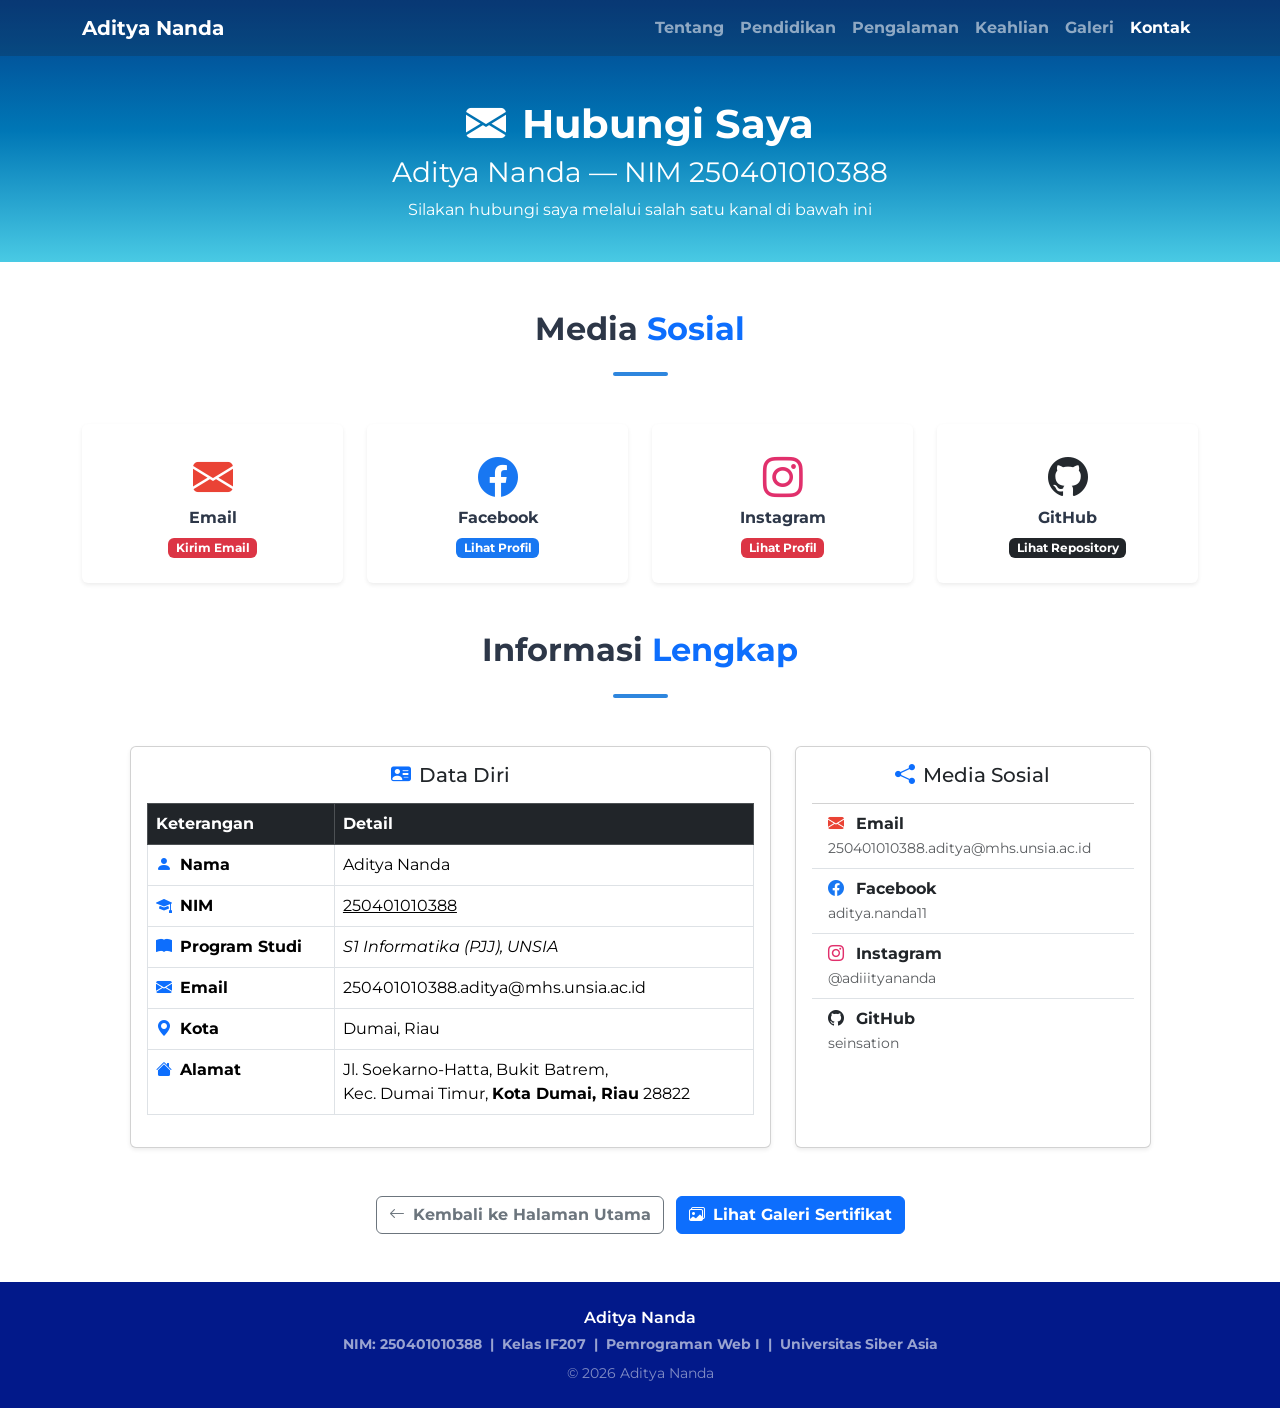
<file: pages/kontak.html>
<!DOCTYPE html>
<html lang="id">
<head>
  <!-- =============================================
       UJIAN TENGAH SEMESTER (UTS)

       Mata Kuliah    : Pemrograman Web I
       Dosen Pengampu : Riad Sahara, S.SI, MT.

       Nama Mahasiswa : Aditya Nanda
       NIM            : 250401010388
       Kelas          : IF207

       Halaman        : Kontak
  ============================================= -->
  <meta charset="UTF-8">
  <meta name="viewport" content="width=device-width, initial-scale=1.0">
  <title>Kontak - Aditya Nanda</title>
  <link rel="icon" type="image/png" href="../assets/ico/Unsia Logo.png">

  <!-- Google Fonts: Montserrat -->
  <link href="https://fonts.googleapis.com/css2?family=Montserrat:wght@400;600;700&display=swap" rel="stylesheet">

  <!-- Bootstrap 5 -->
  <link href="https://cdn.jsdelivr.net/npm/bootstrap@5.3.0/dist/css/bootstrap.min.css" rel="stylesheet">

  <!-- Bootstrap Icons (Untuk Pengambilan Sumber Icon) -->
  <link href="https://cdn.jsdelivr.net/npm/bootstrap-icons@1.11.0/font/bootstrap-icons.css" rel="stylesheet">

  <!-- CSS yang sama dengan halaman utama (naik satu folder) -->
  <link rel="stylesheet" href="../style.css">
</head>

<body>

  <!-- ========================
       NAVBAR
       (Sama dengan index.html,
        tapi link menuju index.html#section)
  ======================== -->
  <nav class="navbar navbar-expand-lg navbar-dark fixed-top" id="navbar">
    <div class="container">

      <!-- Brand — klik kembali ke halaman utama -->
      <a class="navbar-brand fw-bold" href="../index.html">Aditya Nanda</a>

      <!-- Tombol menu HP -->
      <button class="navbar-toggler" type="button"
              data-bs-toggle="collapse" data-bs-target="#menuNav">
        <span class="navbar-toggler-icon"></span>
      </button>

      <!-- Menu navigasi — href menuju index.html#section -->
      <div class="collapse navbar-collapse" id="menuNav">
        <ul class="navbar-nav ms-auto">
          <!-- Link internal antar halaman — menuju section di index.html -->
          <li class="nav-item"><a class="nav-link" href="../index.html#tentang"><b>Tentang</b></a></li>
          <li class="nav-item"><a class="nav-link" href="../index.html#pendidikan"><b>Pendidikan</b></a></li>
          <li class="nav-item"><a class="nav-link" href="../index.html#pengalaman"><b>Pengalaman</b></a></li>
          <li class="nav-item"><a class="nav-link" href="../index.html#keahlian"><b>Keahlian</b></a></li>
          <li class="nav-item"><a class="nav-link" href="galeri.html"><b>Galeri</b></a></li>
          <!-- Link aktif — halaman ini sendiri -->
          <li class="nav-item"><a class="nav-link active" href="kontak.html"><b>Kontak</b></a></li>
        </ul>
      </div>

    </div>
  </nav>
  <!-- END NAVBAR -->


  <!-- ========================
       HEADER HALAMAN KONTAK
  ======================== -->
  <!-- bagian header halaman kontak -->
  <div class="galeri-header text-white text-center">
    <div class="container">
      <h1 class="fw-bold"><i class="bi bi-envelope-fill me-3"></i>Hubungi Saya</h1>
      <h3 class="fw-normal">Aditya Nanda — NIM 250401010388</h3>
      <p class="mb-0">Silakan hubungi saya melalui salah satu kanal di bawah ini</p>
    </div>
  </div>
  <!-- END HEADER -->


  <!-- ========================
       KARTU LINK KONTAK
  ======================== -->
  <section class="py-5">
    <div class="container">

      <h2 class="text-center mb-4"><b>Media <span class="text-primary">Sosial</span></b></h2>
      <hr class="garis-judul mx-auto mb-5">

      <!-- link kontak eksternal memiliki 
           minimal 3 link eksternal -->
      <div class="row g-4 justify-content-center mb-5">

        <!-- Link Eksternal: Email -->
        <div class="col-md-3 col-sm-6 text-center">
          <a href="https://mail.google.com/mail/?view=cm&to=250401010388.aditya@mhs.unsia.ac.id"
             target="_blank" class="kartu-kontak d-block p-4 rounded shadow-sm">
            <i class="bi bi-envelope-fill fs-1 mb-2" style="color:#EA4335;"></i>
            <h3 class="fs-6 fw-bold">Email</h3>
            <span class="badge bg-danger">Kirim Email</span>
          </a>
        </div>

        <!-- Link Eksternal: Facebook -->
        <div class="col-md-3 col-sm-6 text-center">
          <a href="https://www.facebook.com/aditya.nanda11"
             target="_blank" class="kartu-kontak d-block p-4 rounded shadow-sm">
            <i class="bi bi-facebook fs-1 mb-2" style="color:#1877F2;"></i>
            <h3 class="fs-6 fw-bold">Facebook</h3>
            <span class="badge" style="background:#1877F2;">Lihat Profil</span>
          </a>
        </div>

        <!-- Link Eksternal: Instagram -->
        <div class="col-md-3 col-sm-6 text-center">
          <a href="https://www.instagram.com/adiiityananda/"
             target="_blank" class="kartu-kontak d-block p-4 rounded shadow-sm">
            <i class="bi bi-instagram fs-1 mb-2" style="color:#E1306C;"></i>
            <h3 class="fs-6 fw-bold">Instagram</h3>
            <span class="badge bg-danger">Lihat Profil</span>
          </a>
        </div>

        <!-- Link Eksternal: GitHub -->
        <div class="col-md-3 col-sm-6 text-center">
          <a href="https://github.com/seinsation"
             target="_blank" class="kartu-kontak d-block p-4 rounded shadow-sm">
            <i class="bi bi-github fs-1 mb-2" style="color:#24292e;"></i>
            <h3 class="fs-6 fw-bold">GitHub</h3>
            <span class="badge bg-dark">Lihat Repository</span>
          </a>
        </div>

      </div>

      <!-- Informasi Alamat dan Data Diri -->
      <!-- tabel informasi kontak lengkap -->
      <h2 class="text-center mb-4"><b>Informasi <span class="text-primary">Lengkap</span></b></h2>
      <hr class="garis-judul mx-auto mb-5">

      <div class="row g-4 justify-content-center">

        <!-- Tabel Info Kontak — Syarat: ada tabel -->
        <div class="col-lg-7">
          <div class="card shadow-sm p-3">
            <h3 class="fs-5 mb-3 text-center">
              <i class="bi bi-person-vcard-fill text-primary me-2"></i>Data Diri
            </h3>
            <!-- tabel data diri dan kontak lengkap -->
            <table class="table table-bordered table-hover">
              <thead class="table-dark">
                <tr>
                  <th>Keterangan</th>
                  <th>Detail</th>
                </tr>
              </thead>
              <tbody>
                <tr>
                  <td><i class="bi bi-person-fill text-primary me-2"></i><b>Nama</b></td>
                  <td>Aditya Nanda</td>
                </tr>
                <tr>
                  <td><i class="bi bi-mortarboard-fill text-primary me-2"></i><b>NIM</b></td>
                  <td><u>250401010388</u></td>
                </tr>
                <tr>
                  <td><i class="bi bi-book-fill text-primary me-2"></i><b>Program Studi</b></td>
                  <td><i>S1 Informatika (PJJ), UNSIA</i></td>
                </tr>
                <tr>
                  <td><i class="bi bi-envelope-fill text-primary me-2"></i><b>Email</b></td>
                  <td>250401010388.aditya@mhs.unsia.ac.id</td>
                </tr>
                <tr>
                  <td><i class="bi bi-geo-alt-fill text-primary me-2"></i><b>Kota</b></td>
                  <td>Dumai, Riau</td>
                </tr>
                <tr>
                  <td><i class="bi bi-house-fill text-primary me-2"></i><b>Alamat</b></td>
                  <td>Jl. Soekarno-Hatta, Bukit Batrem,<br>Kec. Dumai Timur, <b>Kota Dumai, Riau</b> 28822</td>
                </tr>
              </tbody>
            </table>
          </div>
        </div>

        <!-- List Media Sosial -->
        <div class="col-lg-4">
          <div class="card shadow-sm p-3 h-100">
            <h3 class="fs-5 mb-3 text-center">
              <i class="bi bi-share-fill text-primary me-2"></i>Media Sosial
            </h3>
            <!-- daftar list media sosial dan kontak -->
            <ul class="list-group list-group-flush">
              <li class="list-group-item">
                <i class="bi bi-envelope-fill me-2" style="color:#EA4335;"></i>
                <b>Email</b><br>
                <small class="text-muted">250401010388.aditya@mhs.unsia.ac.id</small>
              </li>
              <li class="list-group-item">
                <i class="bi bi-facebook me-2" style="color:#1877F2;"></i>
                <b>Facebook</b><br>
                <small class="text-muted">aditya.nanda11</small>
              </li>
              <li class="list-group-item">
                <i class="bi bi-instagram me-2" style="color:#E1306C;"></i>
                <b>Instagram</b><br>
                <small class="text-muted">@adiiityananda</small>
              </li>
              <li class="list-group-item">
                <i class="bi bi-github me-2" style="color:#24292e;"></i>
                <b>GitHub</b><br>
                <small class="text-muted">seinsation</small>
              </li>
            </ul>
          </div>
        </div>

      </div><!-- end row -->

      <!-- Tombol kembali ke halaman utama -->
      <div class="text-center mt-5">
        <a href="../index.html" class="btn btn-outline-secondary me-2">
          <i class="bi bi-arrow-left me-2"></i><b>Kembali ke Halaman Utama</b>
        </a>
        <a href="galeri.html" class="btn btn-primary">
          <i class="bi bi-images me-2"></i><b>Lihat Galeri Sertifikat</b>
        </a>
      </div>

    </div>
  </section>
  <!-- END KONTEN KONTAK -->


  <!-- ========================
       FOOTER
       (Sama dengan index.html)
  ======================== -->
  <footer class="footer-bawah text-white py-4">
    <div class="container text-center">
      <p class="mb-1 fw-semibold">Aditya Nanda</p>
      <p class="mb-2 small" style="color:rgba(255,255,255,0.6);">
        <b>NIM: 250401010388 &nbsp;|&nbsp; Kelas IF207 &nbsp;|&nbsp;
        Pemrograman Web I &nbsp;|&nbsp; Universitas Siber Asia</b>
      </p>
      <p class="mb-0 small" style="color:rgba(255,255,255,0.5);">
        &copy; 2026 Aditya Nanda
      </p>
    </div>
  </footer>
  <!-- END FOOTER -->

  <!-- Tombol kembali ke atas -->
  <button id="backToTop" title="Kembali ke atas">
    <i class="bi bi-arrow-up"></i>
  </button>

  <!-- Bootstrap JS -->
  <script src="https://cdn.jsdelivr.net/npm/bootstrap@5.3.0/dist/js/bootstrap.bundle.min.js"></script>

  <!-- JavaScript yang sama dengan halaman utama -->
  <script src="../script.js"></script>

</body>
</html>
</file>
<file: style.css>
/* ===========================================
   UJIAN TENGAH SEMESTER (UTS)

   Mata Kuliah    : Pemrograman Web I
   Dosen Pengampu : Riad Sahara, S.SI, MT.

   Nama Mahasiswa : Aditya Nanda
   NIM            : 250401010388
   Kelas          : IF207
   =========================================== */


/* --- PENGATURAN DASAR --- */

html {
  scroll-behavior: smooth;      /* Scroll halaman berjalan mulus saat klik menu */
  scroll-padding-top: 55px;     /* scroll-padding-top memberi jarak agar judul section tidak tertutup oleh navbar yang fixed di atas */
}

body {
  font-family: 'Montserrat', sans-serif;    /* Font Montserrat untuk seluruh halaman */
  color: #2d3748;
}

/* Warna utama yang sering dipakai — ubah di sini untuk ganti tema */
:root {
  --biru-tua  : #02198a;  /* Warna navbar dan footer */
  --biru-muda : #2e86de;  /* Warna aksen / tombol */
  --abu-bg    : #f0f4f8;  /* Warna background section abu */
}


/* --- NAVBAR --- */

#navbar {
  background-color: rgba(26, 44, 66, 0.3); /* Transparan di awal */
  transition: background-color 0.3s ease;
}

/* Kelas ini ditambahkan oleh JavaScript saat halaman discroll */
#navbar.navbar-gelap {
  background-color: var(--biru-tua);
  box-shadow: 0 2px 10px rgba(29, 41, 173, 0.62);
}

.navbar-nav .nav-link:hover {
  color: white !important;
  text-decoration: underline;
}


/* --- HERO / BANNER ATAS --- */

.hero-section {
  min-height: 100vh;                  /* Tinggi penuh layar */
  padding-top: 100px;
  padding-bottom: 60px;

  /* Warna latar gradien dari gelap ke biru */
  background: linear-gradient(180deg, #023E8A, #0077B6, #49CAE4);
}

/* Foto bulat di hero — ukuran TETAP 150x150 piksel */
.foto-hero {
  width: 150px;
  height: 150px;
  object-fit: cover;                  /* Foto tidak gepeng/stretch */
  border: 4px solid rgba(255,255,255,0.5);
}


/* --- SECTION UMUM --- */

/* Garis pendek dekoratif di bawah judul section */
.garis-judul {
  width: 55px;
  height: 4px;
  background-color: var(--biru-muda);
  border: none;
  border-radius: 3px;
  opacity: 1;                         /* Override opacity Bootstrap */
}


/* --- TENTANG SAYA --- */

/* Foto profil bulat di section About — ukuran TETAP 200x200 piksel */
.foto-profil {
  width: 200px;
  height: 200px;
  object-fit: cover;                  /* Crop otomatis */
  border: 4px solid var(--biru-muda);
}

/* Kotak info singkat (nama, tanggal lahir, dll) */
.info-box {
  background-color: #f8f9fa;
  border-left: 4px solid var(--biru-muda);
  font-size: 0.88rem;
}

.info-box p {
  padding: 5px 0;
  border-bottom: 1px solid #e9ecef;
  margin-bottom: 0;
}

.info-box p:last-child {
  border-bottom: none;
}

.text-justify {
  text-align: justify;
}


/* --- GALERI --- */

/* Gambar di galeri punya ukuran tinggi yang seragam */
.gambar-galeri img {
  width: 100%;
  height: 220px;
  object-fit: cover;

  /* Efek saat mouse diarahkan ke gambar */
  transition: transform 0.3s ease;
}

.gambar-galeri img:hover {
  transform: scale(1.04);             /* Gambar sedikit membesar */
}


/* --- KONTAK --- */

/* Kartu link kontak (email, facebook, dll) */
.kartu-kontak {
  background-color: white;
  text-decoration: none;              /* Hilangkan garis bawah link */
  color: inherit;                     /* Warna teks ikut parent */
  transition: transform 0.25s ease, box-shadow 0.25s ease;
}

.kartu-kontak:hover {
  transform: translateY(-6px);        /* Kartu terangkat ke atas */
  box-shadow: 0 8px 20px rgba(0, 0, 0, 0.12) !important;
  color: inherit;
}


/* --- FOOTER --- */

.footer-bawah {
  background-color: var(--biru-tua);
}

.link-footer {
  color: rgba(255, 255, 255, 0.65);
  text-decoration: none;
  font-size: 0.88rem;
}

.link-footer:hover {
  color: white;
}


/* --- TOMBOL KEMBALI KE ATAS --- */

#backToTop {
  position: fixed;           /* Posisi tetap di layar */
  bottom: 25px;
  right: 25px;

  width: 44px;
  height: 44px;
  border-radius: 50%;        /* Bentuk bulat */
  border: none;

  background-color: var(--biru-muda);
  color: white;
  font-size: 1.2rem;

  cursor: pointer;
  display: none;             /* Tersembunyi dulu, ditampilkan oleh JS */
  z-index: 999;

  box-shadow: 0 3px 12px rgba(46, 134, 222, 0.5);
  transition: background-color 0.25s;
}

#backToTop:hover {
  background-color: var(--biru-tua);
}


/* --- RESPONSIVE (Tampilan HP) --- */

/* Aturan ini hanya berlaku di layar kecil (HP, lebar < 768px) */
@media (max-width: 767px) {

  /* Ukuran heading lebih kecil di HP */
  .hero-section h1 { font-size: 1.7rem; }
  .hero-section h3 { font-size: 1rem; }

  /* Foto hero sedikit lebih kecil di HP */
  .foto-hero {
    width: 120px;
    height: 120px;
  }

  /* Foto profil sedikit lebih kecil di HP */
  .foto-profil {
    width: 160px;
    height: 160px;
  }

  /* Gambar galeri lebih pendek di HP */
  .gambar-galeri img {
    height: 180px;
  }

  /* Padding section lebih kecil di HP */
  .py-5 {
    padding-top: 2.5rem !important;
    padding-bottom: 2.5rem !important;
  }

}


/* --- HALAMAN GALERI & KONTAK --- */

/* Header halaman galeri/kontak — pengganti hero section */
.galeri-header {
  padding-top: 100px;
  padding-bottom: 40px;
  background: linear-gradient(180deg, #023E8A, #0077B6, #49CAE4);
}

/* Gambar sertifikat di halaman galeri.html — lebih besar */
.gambar-galeri-besar img {
  width: 100%;
  height: 240px;
  object-fit: cover;
  transition: transform 0.3s ease;
}

.gambar-galeri-besar img:hover {
  transform: scale(1.03);
}

/* Card sertifikat */
.sertifikat-card {
  border: none;
  border-radius: 10px;
  overflow: hidden;
  transition: transform 0.3s ease, box-shadow 0.3s ease;
}

.sertifikat-card:hover {
  transform: translateY(-5px);
  box-shadow: 0 8px 25px rgba(0, 0, 0, 0.15) !important;
}
</file>
